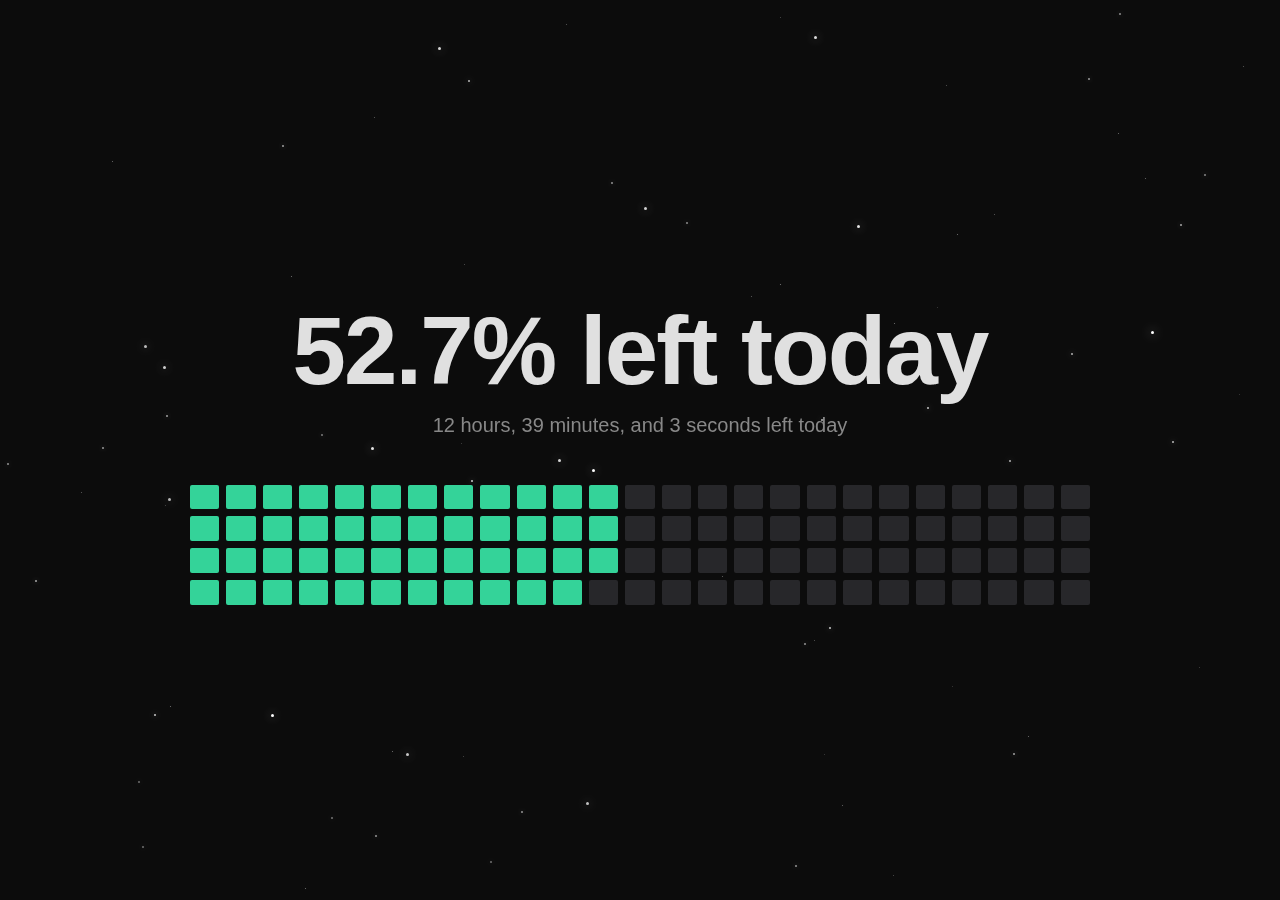
<file: index.html>
<!DOCTYPE html>
<html lang="en">
<head>
    <meta charset="UTF-8">
    <title>Day Progress</title>
    <link rel="stylesheet" href="popup.css">
</head>
<body>
    <div id="starfield"></div>
    <div class="content">
        <h1 id="percentage-text"></h1>
        <p id="time-left-text"></p>
        <div id="progress-grid"></div>
    </div>
    <script src="script.js"></script>
</body>

</html>
</file>
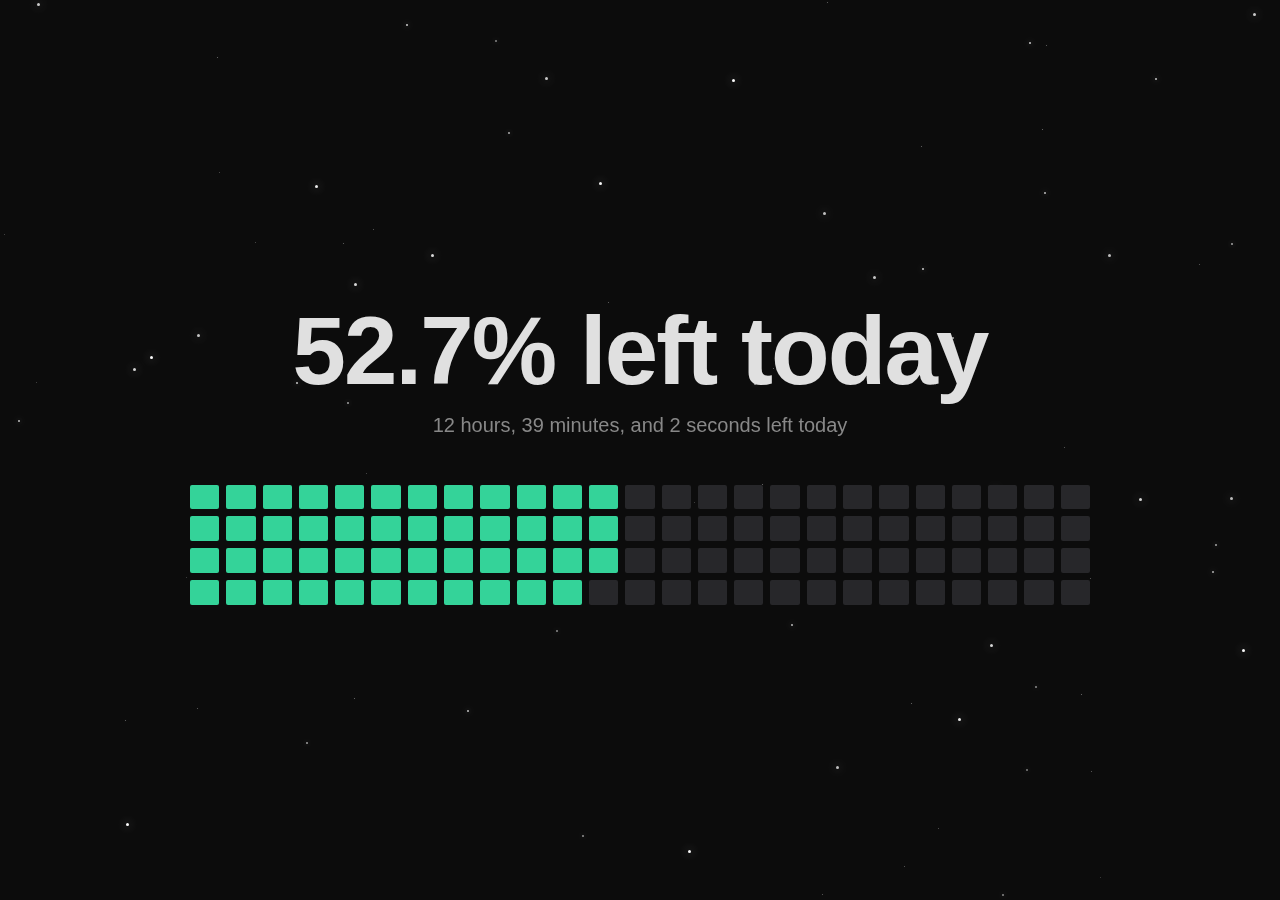
<file: popup.html>
<!DOCTYPE html>
<html lang="en">
<head>
    <meta charset="UTF-8">
    <title>Day Progress</title>
    <link rel="stylesheet" href="popup.css">
</head>
<body>
    <div id="starfield"></div>
    <div class="content">
        <h1 id="percentage-text"></h1>
        <p id="time-left-text"></p>
        <div id="progress-grid"></div>
    </div>
    <script src="script.js"></script>
</body>
</html>
</file>
<file: popup.css>
:root {
	--bg: #0c0c0c;
	--text: #e0e0e0;
	--subtle: #888;
	--fill: #34d399;
	--empty: #27272a;
}
body {
	background: var(--bg);
	color: var(--text);
	font-family: consolas, sans-serif;
	display: flex;
	justify-content: center;
	align-items: center;
	/* This is the key fix: make the body fill the entire screen height */
	min-height: 100vh;
	margin: 0;
	padding: 20px;
	box-sizing: border-box;
	text-align: center;
	overflow: hidden;
}
#starfield {
	position: fixed;
	top: 0;
	left: 0;
	width: 100%;
	height: 100%;
	z-index: 0;
	overflow: hidden;
}
.star {
	position: absolute;
	width: 2px;
	height: 2px;
	background: #fff;
	border-radius: 50%;
	box-shadow: 0 0 6px rgba(255, 255, 255, 0.8);
}
.big-star {
	width: 3px;
	height: 3px;
	box-shadow: 0 0 12px rgba(255, 255, 255, 0.9);
}
.small-star {
	width: 1px;
	height: 1px;
	box-shadow: 0 0 3px rgba(255, 255, 255, 0.5);
}
.content {
	max-width: 900px;
	width: 100%;
	position: relative;
	z-index: 1;
}
h1 {
	/* Use clamp() to make font size responsive */
	font-size: clamp(2.5rem, 10vw, 6rem);
	font-weight: 600;
	margin: 0;
	letter-spacing: -0.02em;
}
p {
	/* Make this font responsive too */
	font-size: clamp(1rem, 4vw, 1.25rem);
	color: var(--subtle);
	/* Increase bottom margin for better spacing */
	margin: 0.5rem 0 3rem;
}
#progress-grid {
	display: grid;
	grid-auto-flow: column;
	grid-template-rows: repeat(4, 1fr);
	/* Increase the gap and height to make the grid bigger */
	gap: 7px;
	width: 100%;
	height: 120px;
}
.progress-block {
	background: var(--empty);
	border-radius: 2px;
	transition: background 0.5s;
}
.progress-block.filled {
	background: var(--fill);
}
</file>
